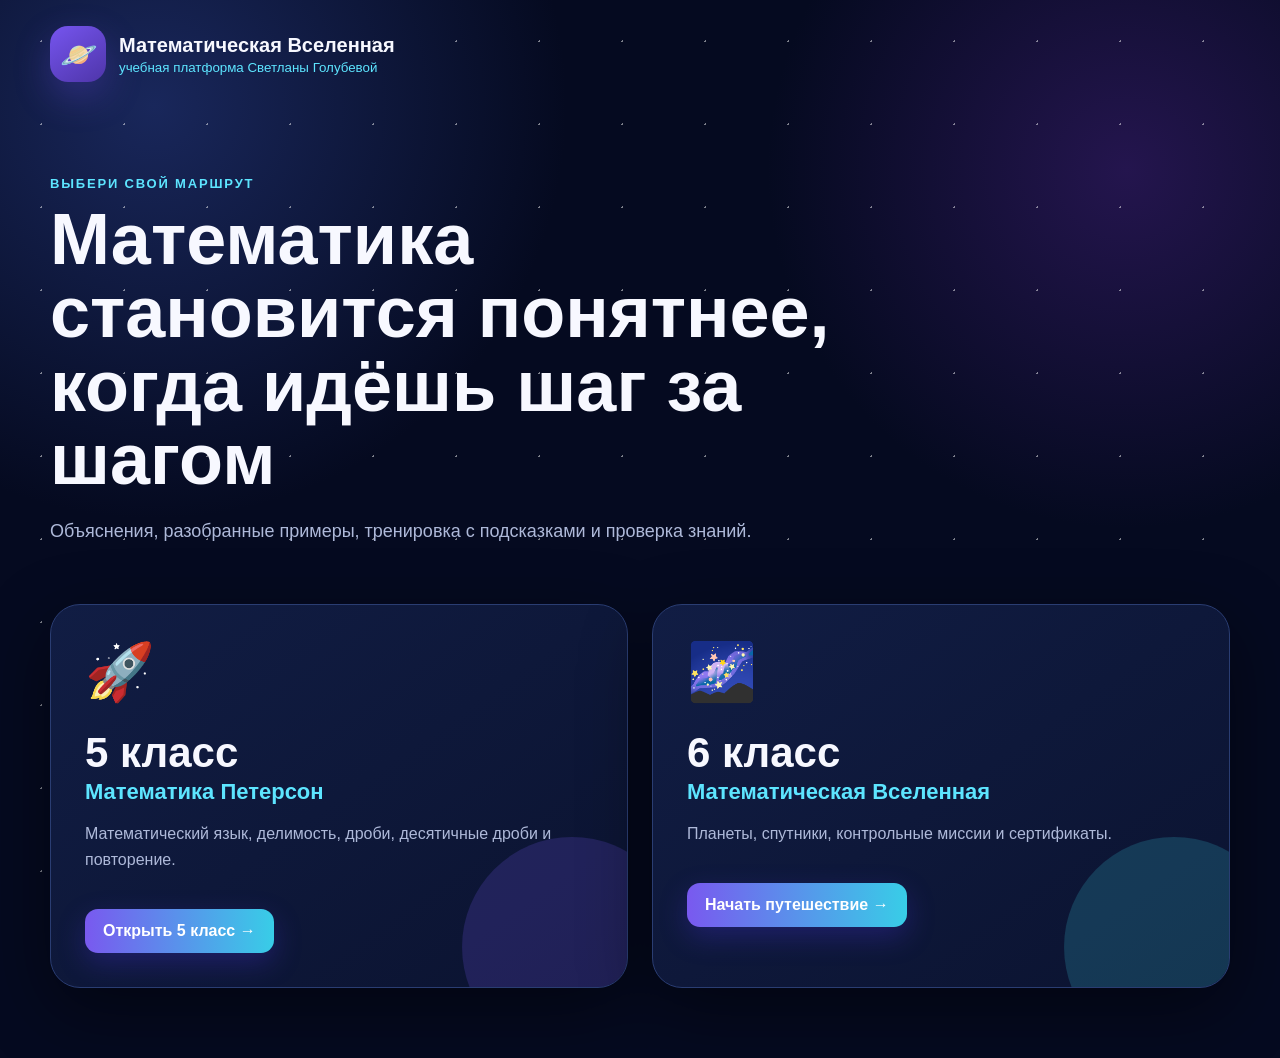
<file: index.html>
<!doctype html><html lang="ru"><head><meta charset="utf-8"><meta name="viewport" content="width=device-width,initial-scale=1"><title>Математическая Вселенная — 5 и 6 класс</title><link rel="stylesheet" href="style.css"></head><body><main class="home-shell"><header class="topbar"><div class="brand"><span>🪐</span><div><strong>Математическая Вселенная</strong><small>учебная платформа Светланы Голубевой</small></div></div></header><section class="hero"><p class="eyebrow">Выбери свой маршрут</p><h1>Математика становится понятнее, когда идёшь шаг за шагом</h1><p>Объяснения, разобранные примеры, тренировка с подсказками и проверка знаний.</p></section><section class="class-grid" aria-label="Выбор класса"><a class="class-card class-five" href="class5.html"><span class="class-icon">🚀</span><h2>5 класс</h2><h3>Математика Петерсон</h3><p>Математический язык, делимость, дроби, десятичные дроби и повторение.</p><span class="go">Открыть 5 класс →</span></a><a class="class-card class-six" href="class6.html"><span class="class-icon">🌌</span><h2>6 класс</h2><h3>Математическая Вселенная</h3><p>Планеты, спутники, контрольные миссии и сертификаты.</p><span class="go">Начать путешествие →</span></a></section></main></body></html>
</file>
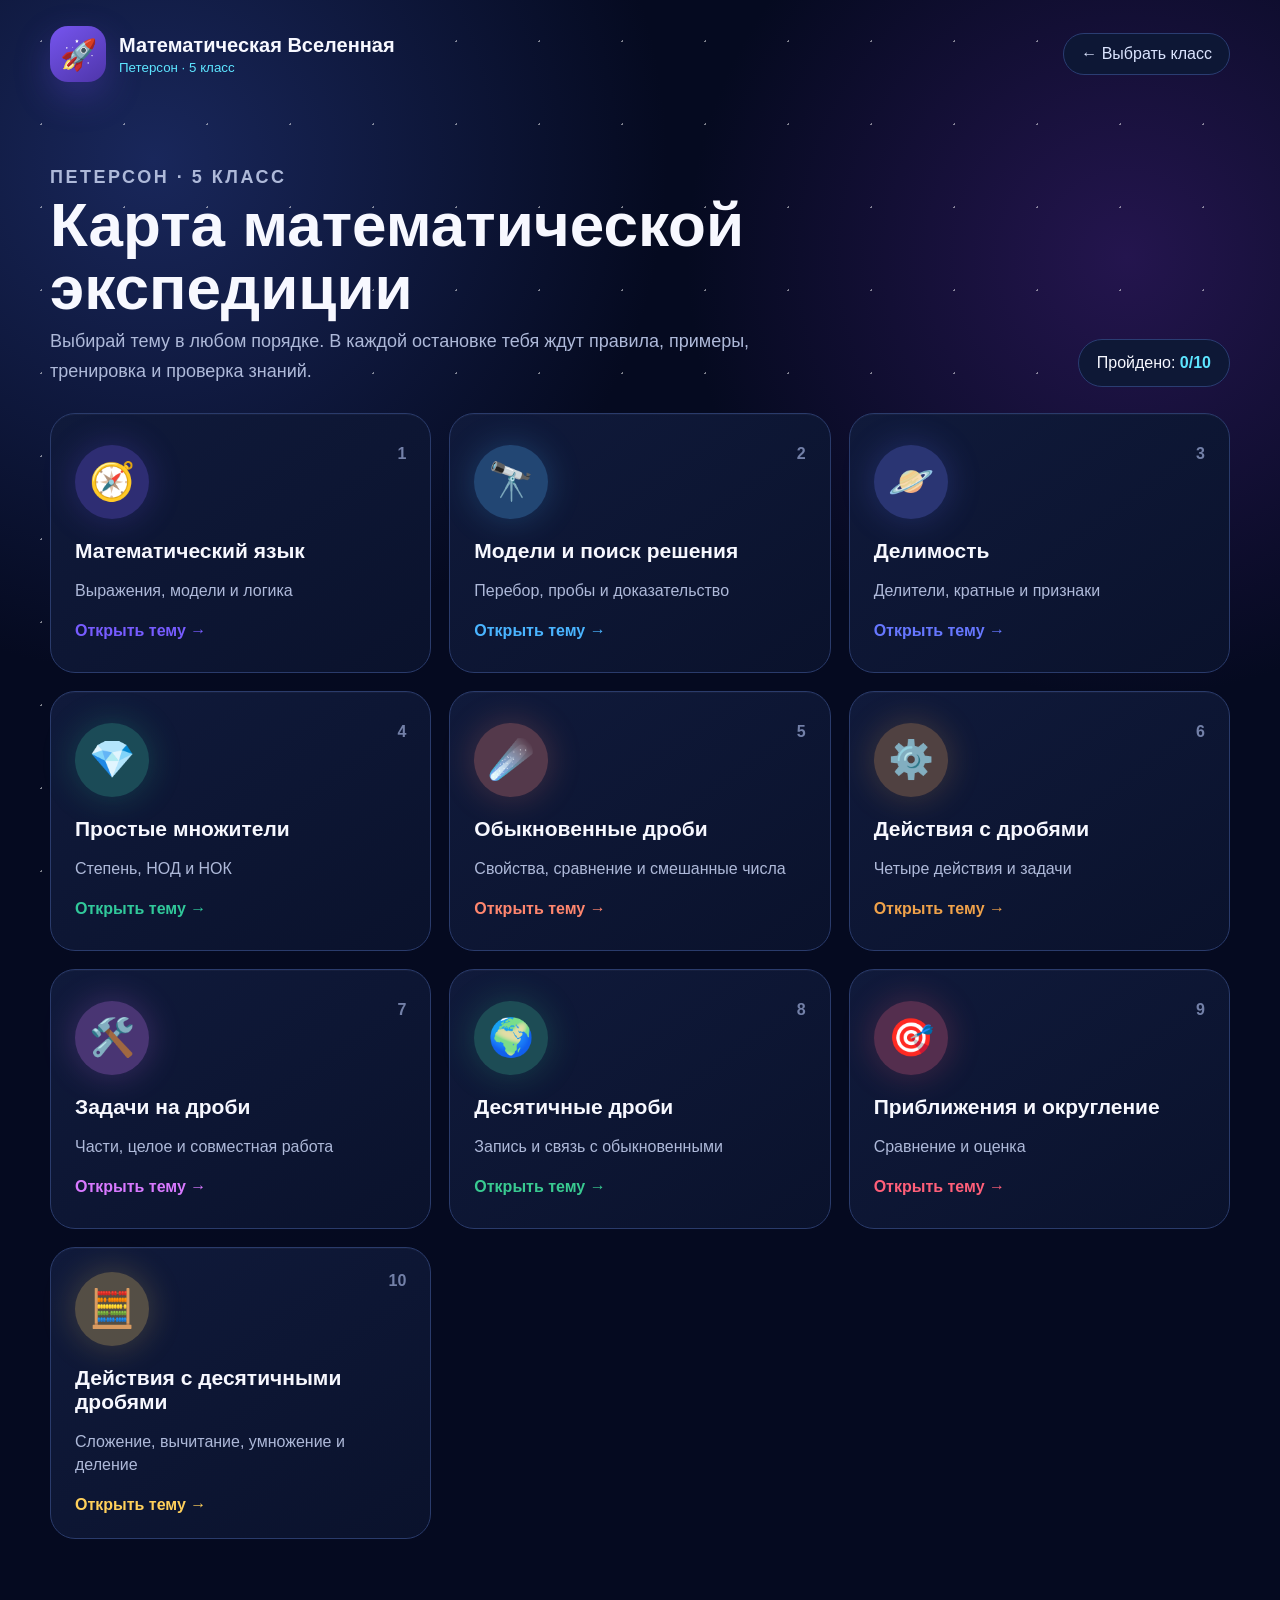
<file: class5.html>
<!doctype html>
<html lang="ru"><head><meta charset="utf-8"><meta name="viewport" content="width=device-width,initial-scale=1"><title>Математическая Вселенная — 5 класс Петерсон</title><link rel="stylesheet" href="style.css"><script src="class5-data.js" defer></script><script src="class5.js?v=2" defer></script></head>
<body><main class="course-shell"><header class="topbar"><a class="brand" href="./"><span>🚀</span><div><strong>Математическая Вселенная</strong><small>Петерсон · 5 класс</small></div></a><a class="teacher-link" href="./">← Выбрать класс</a></header><div id="course"></div></main></body></html>
</file>
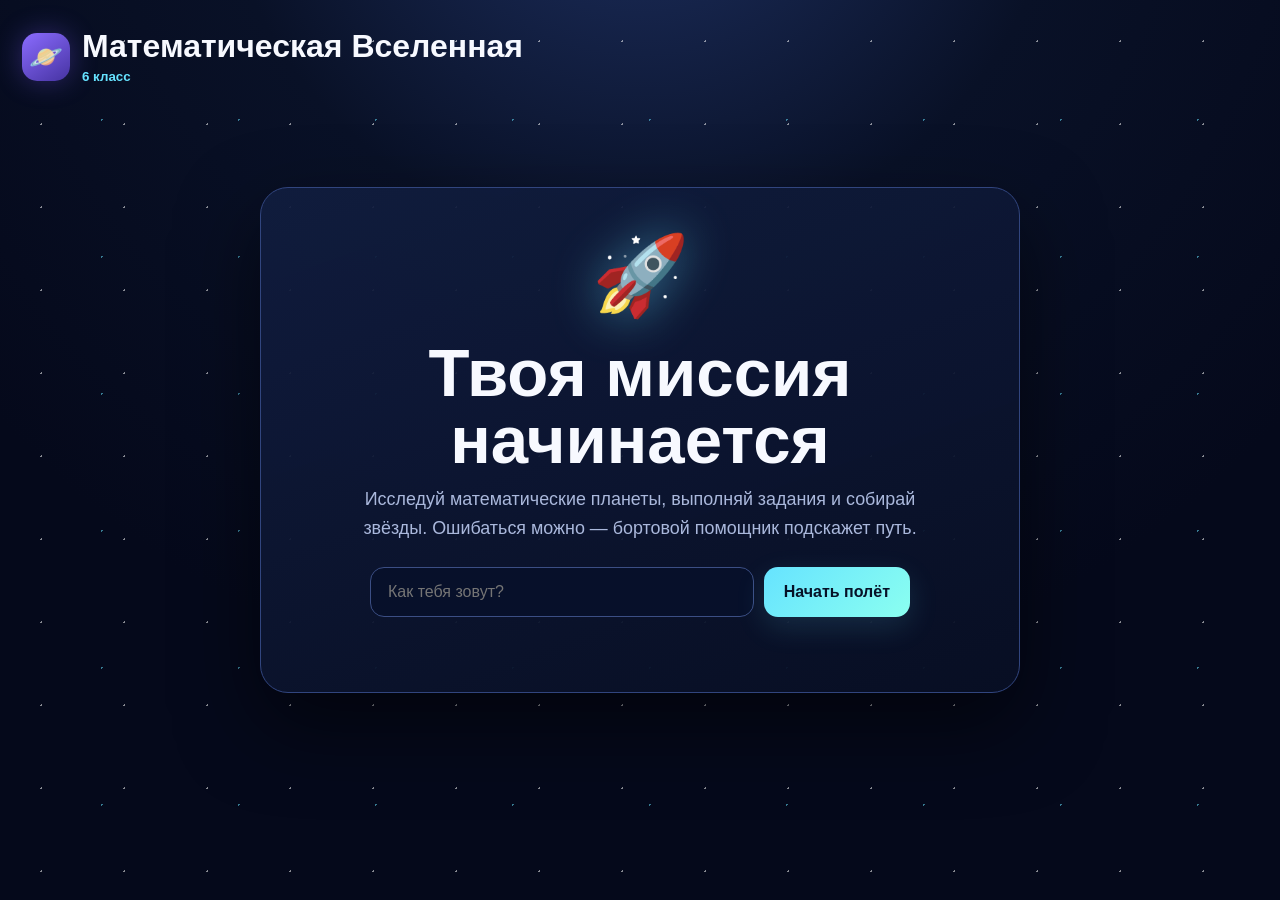
<file: class6.html>
<!doctype html>
<html lang="ru">
<head>
  <meta charset="utf-8">
  <meta name="viewport" content="width=device-width, initial-scale=1">
  <title>Математическая Вселенная — 6 класс</title>
  <meta name="description" content="Космический математический тренажёр для 6 класса">
  <meta property="og:type" content="website">
  <meta property="og:title" content="Математическая Вселенная — 6 класс">
  <meta property="og:description" content="Выбирай планету, повторяй математику и получай именные сертификаты!">
  <meta property="og:url" content="https://svetlanagolubka65-web.github.io/matematicheskaya-vselennaya/">
  <meta name="twitter:card" content="summary_large_image">
  <meta name="twitter:title" content="Математическая Вселенная — 6 класс">
  <meta name="twitter:description" content="Космический тренажёр для полного повторения математики">
  <link rel="icon" type="image/svg+xml" href="data:image/svg+xml,%3Csvg xmlns='http://www.w3.org/2000/svg' viewBox='0 0 64 64'%3E%3Crect width='64' height='64' rx='14' fill='%2305091b'/%3E%3Ccircle cx='32' cy='32' r='16' fill='%237c5cff'/%3E%3Cellipse cx='32' cy='32' rx='28' ry='9' fill='none' stroke='%2366e3ff' stroke-width='4' transform='rotate(-18 32 32)'/%3E%3C/svg%3E">
  <style>
    :root{--bg:#05091b;--panel:#0d1530;--panel2:#111d3f;--line:#263665;--text:#f7f9ff;--muted:#aab8dc;--cyan:#66e3ff;--purple:#8b6cff;--gold:#ffd166;--green:#51e3a4;--red:#ff6b7a}
    *{box-sizing:border-box} body{margin:0;min-height:100vh;background:radial-gradient(circle at 50% -20%,#1f3265 0,#091127 34%,var(--bg) 70%);color:var(--text);font-family:Inter,Segoe UI,Arial,sans-serif;font-size:16px;overflow-x:hidden}
    body:before{content:"";position:fixed;inset:0;pointer-events:none;opacity:.52;background-image:radial-gradient(#fff 1px,transparent 1px),radial-gradient(#66e3ff 1px,transparent 1px);background-size:83px 83px,137px 137px;background-position:0 0,33px 51px}
    button,input{font:inherit}.app{position:relative;z-index:1;max-width:1280px;margin:auto;padding:20px 22px 48px}
    header{display:flex;align-items:center;justify-content:space-between;gap:18px;padding:10px 0 22px}.brand{display:flex;align-items:center;gap:12px}.brand-mark{width:48px;height:48px;display:grid;place-items:center;border-radius:15px;background:linear-gradient(145deg,var(--purple),#4633a2);font-size:27px;box-shadow:0 0 28px #7c5cff55}.brand h1{font-size:clamp(1.25rem,2.7vw,2rem);line-height:1.05;margin:0}.brand small{display:block;color:var(--cyan);font-weight:700;margin-top:5px}.stats{display:flex;gap:10px;flex-wrap:wrap;justify-content:flex-end}.pill{border:1px solid var(--line);background:#0b1430dd;border-radius:999px;padding:10px 14px;color:var(--muted);font-weight:700}.pill strong{color:#fff}.view{display:none}.view.active{display:block}
    .welcome{max-width:760px;margin:9vh auto 0;text-align:center;padding:42px 30px;border:1px solid #31457e;background:linear-gradient(160deg,#111d3fee,#080f24f2);border-radius:28px;box-shadow:0 32px 80px #0008}.welcome .planet-hero{font-size:78px;filter:drop-shadow(0 0 25px #66e3ff77)}.welcome h2{font-size:clamp(2rem,6vw,4.2rem);line-height:1;margin:18px 0 12px}.welcome p{color:var(--muted);font-size:1.12rem;line-height:1.6;max-width:600px;margin:0 auto 25px}.name-row{display:flex;gap:10px;max-width:540px;margin:auto}.name-row input{flex:1;min-width:0;padding:15px 17px;border:1px solid #3b4e84;border-radius:14px;background:#07102a;color:#fff;outline:none}.name-row input:focus{border-color:var(--cyan);box-shadow:0 0 0 3px #66e3ff22}.primary,.secondary{border:0;border-radius:14px;padding:14px 20px;font-weight:800;cursor:pointer}.primary{color:#061127;background:linear-gradient(135deg,var(--cyan),#8bfff0);box-shadow:0 10px 30px #66e3ff22}.primary:hover{transform:translateY(-1px)}.secondary{color:#fff;background:#17254c;border:1px solid #32477d}.error{min-height:24px;color:#ff9aa5;margin-top:9px}
    .mission-head{display:flex;align-items:end;justify-content:space-between;gap:20px;margin-bottom:18px}.mission-head h2{font-size:clamp(1.7rem,4vw,3rem);margin:0 0 6px}.mission-head p{margin:0;color:var(--muted)}.map{position:relative;display:grid;grid-template-columns:repeat(5,minmax(145px,1fr));gap:20px;padding:31px;border:1px solid var(--line);border-radius:26px;background:linear-gradient(180deg,#0c1633e8,#080e21e8);overflow:hidden}.route{position:absolute;left:6%;right:6%;top:50%;height:2px;background:repeating-linear-gradient(90deg,#415787 0 10px,transparent 10px 20px);opacity:.6}.planet{position:relative;z-index:1;min-height:190px;padding:19px 13px 15px;border:1px solid #2f4071;border-radius:22px;background:#0c1530;display:flex;flex-direction:column;align-items:center;text-align:center;color:#fff;cursor:pointer;transition:.2s}.planet:hover:not(.locked){transform:translateY(-5px);border-color:var(--cyan)}.planet.locked{opacity:.48;cursor:not-allowed}.orb{position:relative;width:82px;height:82px;border-radius:50%;display:grid;place-items:center;font-size:38px;margin-bottom:12px;box-shadow:inset -15px -12px 23px #0005,0 0 25px var(--glow)}.moon-badge{position:absolute;z-index:3;top:67px;right:12px;min-width:56px;padding:6px 8px;border:1px solid #c7e8ff;border-radius:999px;background:#e9f7ff;color:#10234a;font-size:.7rem;font-weight:900;box-shadow:0 0 0 5px #57c7ff20,0 5px 18px #0008;animation:moonFloat 2.8s ease-in-out infinite}.moon-badge:before{content:'◐ ';color:#5274c9}.planet h3{font-size:1rem;margin:0 0 8px;line-height:1.25}.planet small{color:var(--muted);line-height:1.3}.status{position:absolute;top:10px;right:10px;font-size:18px}.rocket{position:absolute;z-index:4;font-size:38px;line-height:1;pointer-events:none;filter:drop-shadow(0 0 11px #66e3ff);transform-origin:50% 50%;transition:left .9s cubic-bezier(.33,.8,.25,1),top .9s cubic-bezier(.33,.8,.25,1),transform .28s ease,filter .28s ease;will-change:left,top,transform}.rocket:after{content:'✦';position:absolute;left:-14px;top:12px;font-size:16px;color:var(--cyan);opacity:0;text-shadow:-9px 3px 7px #8b6cff}.rocket.flying{filter:drop-shadow(0 0 18px #66e3ff) drop-shadow(0 0 8px #fff)}.rocket.flying:after{opacity:1;animation:trailPulse .22s infinite alternate}.rocket.landed{animation:rocketLand .5s ease}.rocket.no-transition{transition:none}.legend{display:flex;gap:18px;margin-top:15px;color:var(--muted);font-size:.92rem;flex-wrap:wrap}.satellite-card{border:1px solid #8edbff;background:linear-gradient(145deg,#102955,#0b1736);box-shadow:0 0 34px #57c7ff22}.satellite-icon{font-size:3.4rem;margin-bottom:7px;filter:drop-shadow(0 0 14px #b9ebff)}
    .satellite-system{position:absolute;z-index:3;top:60px;right:5px;display:flex;flex-direction:column;align-items:flex-end;gap:5px;pointer-events:none}.satellite-system .moon-badge{position:static;max-width:116px;min-width:0;padding:5px 7px;font-size:.62rem;line-height:1.1;box-shadow:0 0 0 4px #57c7ff20,0 5px 18px #0008}.satellite-system .moon-badge:nth-child(2){animation-delay:.7s}.satellite-system .moon-badge:nth-child(3){animation-delay:1.4s}
    @keyframes moonFloat{50%{transform:translateY(-5px)}}
    @keyframes trailPulse{from{transform:translateX(2px) scale(.7);opacity:.35}to{transform:translateX(-7px) scale(1.3);opacity:1}}@keyframes rocketLand{0%{transform:scale(1)}45%{transform:scale(1.22)}100%{transform:scale(1)}}
    .lesson{max-width:920px;margin:auto}.lesson-top{display:flex;align-items:center;gap:15px;margin-bottom:18px}.back{width:45px;height:45px;border-radius:13px;background:#142249;border:1px solid #2f4378;color:#fff;cursor:pointer}.lesson-top h2{margin:0}.progress-wrap{position:relative;height:12px;background:#111c3b;border-radius:20px;margin:34px 0 28px;box-shadow:inset 0 0 0 1px #263665,0 0 16px #66e3ff18}.progress-wrap:after{content:'⭐';position:absolute;right:-12px;top:50%;transform:translateY(-50%);font-size:24px;filter:drop-shadow(0 0 8px #ffd166)}.progress-bar{height:100%;width:0;border-radius:20px;background:linear-gradient(90deg,var(--purple),var(--cyan));transition:width .65s cubic-bezier(.33,.8,.25,1);box-shadow:0 0 14px #66e3ff66}.mission-rocket{position:absolute;z-index:2;left:0;top:50%;font-size:30px;line-height:1;pointer-events:none;transform:translate(-50%,-50%) rotate(45deg);filter:drop-shadow(0 0 8px #66e3ff);transition:left .65s cubic-bezier(.33,.8,.25,1);will-change:left}.mission-rocket:after{content:'✦';position:absolute;right:24px;top:17px;color:var(--cyan);font-size:12px;text-shadow:8px 3px 6px #8b6cff;animation:trailPulse .3s infinite alternate}.card{border:1px solid #2e4073;background:linear-gradient(160deg,#111d3f,#0a122a);border-radius:24px;padding:clamp(22px,4vw,38px);box-shadow:0 24px 60px #0005}.eyebrow{color:var(--cyan);font-weight:800;text-transform:uppercase;letter-spacing:.08em;font-size:.82rem}.card h3{font-size:clamp(1.45rem,3vw,2.2rem);margin:10px 0 15px}.tip{border-left:4px solid var(--gold);background:#191e35;padding:16px 18px;border-radius:0 14px 14px 0;color:#eaf0ff;line-height:1.55}.example-list{display:grid;gap:9px;margin:20px 0 24px}.example{font-size:1.08rem;font-weight:800;text-align:left;margin:0;padding:12px 15px;color:var(--gold);background:#0b1632;border:1px solid #314675;border-radius:12px}.example:before{content:'✦ ';color:var(--cyan)}.answers{display:grid;grid-template-columns:repeat(2,1fr);gap:12px;margin:22px 0}.answer{padding:15px;border-radius:14px;border:1px solid #354a80;background:#111c3c;color:#fff;font-weight:750;cursor:pointer;text-align:left}.answer:hover{border-color:var(--cyan)}.answer.correct{border-color:var(--green);background:#12352e}.answer.wrong{border-color:var(--red);background:#3b1824}.feedback{min-height:55px;padding:12px 0;color:var(--muted);line-height:1.45}.feedback.good{color:#8ff2c8}.feedback.bad{color:#ff9baa}.actions{display:flex;justify-content:flex-end;gap:10px}.reward{text-align:center}.reward .big{font-size:86px}.reward h3{font-size:2.2rem}.reward .score{font-size:1.25rem;color:var(--gold);font-weight:800}.test-rules{display:grid;grid-template-columns:repeat(3,1fr);gap:10px;margin:23px 0}.test-rule{padding:15px 10px;border:1px solid #314675;border-radius:14px;background:#0b1632;text-align:center;color:var(--muted)}.test-rule strong{display:block;color:#fff;font-size:1.1rem;margin-top:5px}.certificate{position:relative;overflow:hidden;border:2px solid #d9b85b;background:linear-gradient(145deg,#111b39,#080f24);padding:clamp(24px,5vw,52px);text-align:center;border-radius:24px;box-shadow:inset 0 0 0 8px #d9b85b18}.certificate:before,.certificate:after{content:'✦';position:absolute;color:#ffd16655;font-size:72px}.certificate:before{left:18px;top:8px}.certificate:after{right:18px;bottom:8px}.certificate .seal{position:relative;width:112px;height:112px;margin:0 auto 18px}.belarus-medal .ribbon{position:absolute;top:2px;width:31px;height:62px;border-radius:7px 7px 3px 3px;transform-origin:top}.belarus-medal .ribbon-red{left:27px;background:linear-gradient(90deg,#b7102b,#ef3340);transform:rotate(-18deg)}.belarus-medal .ribbon-white{left:41px;background:linear-gradient(90deg,#e9eef5,#fff);z-index:1}.belarus-medal .ribbon-green{right:27px;background:linear-gradient(90deg,#007a33,#169b62);transform:rotate(18deg)}.belarus-medal .medal-disc{position:absolute;z-index:2;left:19px;bottom:0;width:74px;height:74px;border-radius:50%;display:grid;place-items:center;font-size:34px;color:#8a1c2e;background:radial-gradient(circle at 38% 32%,#ffe58f,#d8a42b 68%,#8f6718);border:5px solid #f7cc58;box-shadow:0 0 28px #ffd16666}.certificate h3{font-family:Georgia,serif;font-size:clamp(2rem,5vw,3.5rem);color:#ffe49a;margin:8px 0}.certificate .student{font-size:clamp(1.7rem,4vw,2.6rem);font-weight:900;margin:20px 0 8px}.certificate .topic{font-size:1.25rem;color:var(--cyan);font-weight:800}.certificate .certificate-meta{display:flex;justify-content:center;gap:30px;flex-wrap:wrap;margin-top:28px;color:#d7e0fa}.certificate .signature{margin-top:25px;color:#ffe49a;font-family:Georgia,serif}.certificate-actions{justify-content:center;margin-top:18px}.hidden{display:none!important}
    @media(max-width:950px){.map{grid-template-columns:repeat(2,1fr)}.route{display:none}.planet{min-height:170px}}@media(max-width:600px){.app{padding:12px 12px 35px}header{align-items:flex-start}.stats{gap:6px}.pill{padding:8px 10px;font-size:.85rem}.welcome{margin-top:3vh;padding:30px 18px}.name-row{flex-direction:column}.map{grid-template-columns:1fr;padding:16px}.answers,.test-rules{grid-template-columns:1fr}.mission-head{align-items:flex-start;flex-direction:column}.planet{min-height:150px;flex-direction:row;text-align:left;gap:15px}.orb{margin:0;flex:0 0 75px;width:75px;height:75px}.rocket{font-size:32px}.certificate-actions{flex-direction:column}.certificate-actions button{width:100%}}
    @media print{body{background:#fff;color:#111}body:before,header,.lesson-top,.progress-wrap,.certificate-actions{display:none!important}.app,.lesson,.card{max-width:none;margin:0;padding:0;border:0;background:#fff;box-shadow:none}.view{display:none!important}#lessonView{display:block!important}.certificate{display:block!important;color:#111;background:#fff;border:4px double #8f6718;border-radius:0;min-height:95vh;padding:70px 55px;box-shadow:inset 0 0 0 10px #f5e9c4}.certificate h3,.certificate .signature{color:#785613}.certificate .topic{color:#174f76}.certificate .certificate-meta{color:#333}}
  </style>
</head>
<body>
<main class="app">
  <header>
    <div class="brand"><div class="brand-mark">🪐</div><div><h1>Математическая Вселенная</h1><small>6 класс</small></div></div>
    <div class="stats hidden" id="stats"><div class="pill">👩‍🚀 <strong id="studentName">Исследователь</strong></div><div class="pill">⭐ <strong id="stars">0</strong></div><div class="pill">🪐 <strong id="doneCount">0</strong>/10</div></div>
  </header>

  <section class="view active" id="startView">
    <div class="welcome"><div class="planet-hero">🚀</div><h2>Твоя миссия начинается</h2><p>Исследуй математические планеты, выполняй задания и собирай звёзды. Ошибаться можно — бортовой помощник подскажет путь.</p><div class="name-row"><input id="nameInput" maxlength="24" placeholder="Как тебя зовут?" aria-label="Имя ученика"><button class="primary" id="startBtn">Начать полёт</button></div><div class="error" id="nameError"></div></div>
  </section>

  <section class="view" id="mapView">
    <div class="mission-head"><div><h2>Карта звёздной системы</h2><p>Выбирай любую готовую планету и повторяй темы в удобном порядке.</p></div><button class="secondary" id="resetBtn">Начать заново</button></div>
    <div class="map" id="planetMap"><div class="route"></div><div class="rocket" id="rocket">🚀</div></div>
    <div class="legend"><span>🔓 доступно</span><span>🔒 ещё закрыто</span><span>✅ исследовано</span><span>⭐ звезда за верный ответ</span></div>
  </section>

  <section class="view" id="lessonView">
    <div class="lesson"><div class="lesson-top"><button class="back" id="backBtn" aria-label="Вернуться к карте">←</button><div><div class="eyebrow" id="missionLabel">Миссия</div><h2 id="lessonTitle">Математическая планета</h2></div></div><div class="progress-wrap" aria-label="Маршрут по заданиям"><div class="progress-bar" id="progressBar"></div><div class="mission-rocket" id="missionRocket" aria-hidden="true">🚀</div></div><div class="card" id="lessonCard"></div></div>
  </section>
</main>

<script>
const planets=[
 ['🪐','Планета Делимости','Делители, кратные и признаки','#6d7dff'],['☄️','Планета Дробей','Обыкновенные дроби','#ff8e72'],['🌍','Планета Десятичных дробей','Сравнение и действия','#36c98f'],['🌕','Планета Отношений','Отношения и пропорции','#d9dfea'],['🔴','Планета Процентов','Проценты в жизни','#ff596c'],['🛰️','Планета Чисел','Положительные и отрицательные','#57c7ff'],['💫','Планета Вычислений','Рациональные числа','#bf74ff'],['🛸','Планета Уравнений','Скобки и подобные слагаемые','#59e0d0'],['🌌','Планета Координат','Координатная плоскость','#6b8cff'],['⭐','Планета Геометрии','Круги, площади и объёмы','#ffd166']
];
const satellites={1:['Смешанные числа','Действия с дробями'],3:['Масштаб','Прямая и обратная пропорциональность'],4:['Увеличение и уменьшение'],5:['Модуль','Координатная прямая','Сравнение чисел'],6:['Раскрытие скобок','Числовые выражения']};
const missions={
0:{slides:[
 {type:'tip',title:'Делители и кратные',text:'Делитель делит число без остатка. Кратное получается при умножении числа на натуральное число.',examples:['Делители 12: 1, 2, 3, 4, 6, 12','18 : 3 = 6 без остатка — значит, 3 является делителем 18','Кратные 5: 5, 10, 15, 20, 25…']},
 {type:'q',title:'Найди делитель',q:'Какое число является делителем 36?',answers:['5','7','9','10'],right:2,hint:'Проверь, делится ли 36 на выбранное число без остатка.'},
 {type:'tip',title:'Признаки делимости',text:'На 2 делятся чётные числа, на 5 — числа с последней цифрой 0 или 5, на 3 и 9 — по сумме цифр.',examples:['246 делится на 2, потому что последняя цифра 6 — чётная','735 делится на 5, потому что оканчивается цифрой 5','4 + 5 = 9, значит 45 делится на 3 и на 9']},
 {type:'q',title:'Признак делимости на 3',q:'Какое число делится на 3?',answers:['124','135','217','401'],right:1,hint:'Сложи цифры каждого числа. Сумма должна делиться на 3.'},
 {type:'q',title:'Простое число',q:'Какое число является простым?',answers:['15','21','23','27'],right:2,hint:'У простого числа ровно два делителя: 1 и само число.'},
 {type:'q',title:'Общее кратное',q:'Какое число кратно и 4, и 6?',answers:['12','18','20','28'],right:0,hint:'Число должно делиться без остатка и на 4, и на 6.'},
 {type:'q',title:'Космический код',q:'Какое число делится одновременно на 2, 3 и 5?',answers:['30','42','45','50'],right:0,hint:'Оно чётное, оканчивается на 0 или 5, а сумма цифр делится на 3.'}
],test:[
 {q:'Какое число является делителем 48?',answers:['5','6','7','9'],right:1},{q:'Какое число делится на 9?',answers:['234','315','407','542'],right:1},{q:'Какое число простое?',answers:['29','33','35','39'],right:0},{q:'Какое число кратно 8?',answers:['42','48','54','58'],right:1},{q:'На какие числа делится 120?',answers:['Только на 2','Только на 3','На 2, 3 и 5','Только на 5'],right:2}]},
1:{slides:[
 {type:'tip',title:'Основное свойство дроби',text:'Если числитель и знаменатель умножить или разделить на одно и то же ненулевое число, значение дроби не изменится.',examples:['2/3 = 4/6 = 6/9','8/12 = 2/3 — числитель и знаменатель разделили на 4','3/5 = 9/15 — числитель и знаменатель умножили на 3']},
 {type:'q',title:'Равные дроби',q:'Какая дробь равна 3/5?',answers:['6/10','6/8','9/10','3/10'],right:0,hint:'Умножь числитель и знаменатель 3/5 на одно и то же число.'},
 {type:'satellite',title:'Спутник «Смешанные числа»',text:'Смешанное число состоит из целой и дробной частей. Чтобы превратить его в неправильную дробь, умножь целую часть на знаменатель, прибавь числитель и запиши результат над прежним знаменателем.',examples:['2 1/3 = (2 · 3 + 1)/3 = 7/3','11/4 = 2 3/4','3 2/5 = 17/5']},
 {type:'q',title:'Смешанные числа',q:'Преврати 3 1/4 в неправильную дробь.',answers:['7/4','12/4','13/4','15/4'],right:2,hint:'Умножь 3 на 4 и прибавь 1.'},
 {type:'tip',title:'Сложение дробей',text:'При одинаковых знаменателях складывают числители. При разных — сначала приводят дроби к общему знаменателю.',examples:['1/4 + 2/4 = 3/4','1/2 + 1/4 = 2/4 + 1/4 = 3/4','5/6 − 1/3 = 5/6 − 2/6 = 3/6 = 1/2']},
 {type:'satellite',title:'Спутник «Действия с дробями»',text:'При умножении дробей перемножают числители и знаменатели. Чтобы разделить на дробь, умножают на обратную ей дробь. Результат обязательно сокращают.',examples:['2/3 · 3/5 = 6/15 = 2/5','3/4 : 2/5 = 3/4 · 5/2 = 15/8','1 1/2 · 2/3 = 3/2 · 2/3 = 1']},
 {type:'q',title:'Действия с дробями',q:'Вычисли: 3/5 · 10/9.',answers:['2/3','3/2','30/14','13/14'],right:0,hint:'Перемножь дроби и сократи 30/45.'},
 {type:'q',title:'Сократи дробь',q:'Сократи дробь 12/18.',answers:['2/3','3/4','4/5','6/7'],right:0,hint:'Раздели числитель и знаменатель на их общий делитель 6.'},
 {type:'q',title:'Сравни дроби',q:'Какая дробь больше?',answers:['3/8','5/8','Они равны','Сравнить нельзя'],right:1,hint:'Знаменатели одинаковые — сравни числители.'},
 {type:'q',title:'Сложи дроби',q:'Вычисли: 2/7 + 3/7.',answers:['5/14','5/7','6/7','1'],right:1,hint:'Знаменатель оставь прежним, а числители сложи.'},
 {type:'q',title:'Часть маршрута',q:'Корабль прошёл 1/3 пути утром и 1/6 вечером. Какую часть пути он прошёл?',answers:['2/9','1/2','2/6','1/9'],right:1,hint:'Приведи 1/3 к знаменателю 6: это 2/6.'}
],test:[
 {q:'Какая дробь равна 4/7?',answers:['8/14','8/11','12/14','4/14'],right:0},{q:'Сократи дробь 15/25.',answers:['5/10','3/5','2/5','5/3'],right:1},{q:'Вычисли: 3/10 + 4/10.',answers:['7/20','7/10','12/10','1/10'],right:1},{q:'Какая дробь меньше?',answers:['7/9','5/9','Они равны','Сравнить нельзя'],right:1},{q:'Вычисли: 1/2 + 1/4.',answers:['2/6','2/4','3/4','1/6'],right:2}]},
2:{slides:[
 {type:'tip',title:'Сравнение десятичных дробей',text:'Сначала сравни целые части. Если они равны — сравни десятые, затем сотые. Недостающие нули можно дописать справа.',examples:['4,7 = 4,70  →  4,70 > 4,65','6,08 < 6,8, потому что 6,08 < 6,80','2,450 = 2,45 — нули справа не меняют значение']},
 {type:'q',title:'Выбери наибольшее число',q:'Какое число самое большое?',answers:['3,8','3,75','3,805','3,79'],right:2,hint:'Дополни нули: 3,800; 3,750; 3,805; 3,790.'},
 {type:'tip',title:'Сложение и вычитание',text:'Записывай числа так, чтобы запятая стояла под запятой. Затем считай как с натуральными числами.',examples:['12,35 + 4,8 = 12,35 + 4,80 = 17,15','9,4 − 2,75 = 9,40 − 2,75 = 6,65','3,08 + 0,92 = 4,00 = 4']},
 {type:'q',title:'Точный расчёт',q:'Вычисли: 15,7 − 8,46',answers:['7,24','7,34','6,24','23,16'],right:0,hint:'Запиши 15,70 − 8,46 и вычитай по разрядам.'},
 {type:'q',title:'Космический запас',q:'В контейнере было 6,5 л воды. Использовали 2,75 л. Сколько осталось?',answers:['3,25 л','3,75 л','4,25 л','9,25 л'],right:1,hint:'6,50 − 2,75. Не забудь выровнять запятые.'},
 {type:'q',title:'Собери маршрут',q:'Найди значение: 3,48 + 2,7 + 0,52',answers:['6,07','6,70','5,80','7,20'],right:1,hint:'Удобно сначала сложить 3,48 и 0,52 — получится целое число.'},
 {type:'q',title:'Финальное испытание',q:'Расположи числа по возрастанию: 5,06; 5,6; 5,006',answers:['5,006; 5,06; 5,6','5,6; 5,06; 5,006','5,06; 5,006; 5,6','5,006; 5,6; 5,06'],right:0,hint:'Сравни 5,006; 5,060; 5,600.'}
],test:[
 {q:'Какое число больше?',answers:['7,03','7,3','Они равны','Определить нельзя'],right:1},{q:'Вычисли: 24,8 + 5,67',answers:['29,47','30,47','30,57','80,5'],right:1},{q:'Вычисли: 18 − 6,85',answers:['11,15','12,15','11,25','24,85'],right:0},{q:'Найди значение: (2,4 + 1,65) − 0,5',answers:['3,05','3,45','3,55','4,55'],right:2},{q:'Ракета пролетела 12,5 км, а затем на 3,75 км меньше. Сколько километров она пролетела во второй раз?',answers:['8,25 км','8,75 км','9,75 км','16,25 км'],right:1}]},
3:{slides:[
 {type:'tip',title:'Что такое отношение',text:'Отношение показывает, во сколько раз одна величина больше другой или какую часть одна величина составляет от другой. Оба числа можно разделить на их общий делитель.',examples:['12 : 8 = 3 : 2','10 красных и 5 синих шаров: 10 : 5 = 2 : 1','Отношение 6 м к 3 м равно 2, потому что 6 : 3 = 2']},
 {type:'q',title:'Сократи отношение',q:'Сократи отношение 18 : 24.',answers:['2 : 3','3 : 4','4 : 5','6 : 7'],right:1,hint:'Раздели оба числа на их общий делитель 6.'},
 {type:'tip',title:'Главное свойство пропорции',text:'В верной пропорции произведение крайних членов равно произведению средних. Это помогает находить неизвестный член пропорции.',examples:['a : b = c : d  →  a · d = b · c','2 : 3 = 4 : 6, потому что 2 · 6 = 3 · 4 = 12','x : 5 = 6 : 15  →  x = (5 · 6) : 15 = 2']},
 {type:'q',title:'Найди неизвестное',q:'Реши пропорцию: x / 5 = 6 / 15.',answers:['2','3','5','10'],right:0,hint:'Умножь 5 на 6 и раздели результат на 15.'},
 {type:'satellite',title:'Спутник «Масштаб»',text:'Масштаб показывает, во сколько раз расстояние на карте меньше настоящего. Масштаб 1 : 100 000 означает, что 1 см на карте соответствует 1 км на местности.',examples:['1 : 100 000 → 1 см = 1 км','5 см на карте → 5 км на местности','При масштабе 1 : 50 000 два сантиметра соответствуют 1 км']},
 {type:'q',title:'Работа с масштабом',q:'Масштаб карты 1 : 200 000. Какому расстоянию соответствуют 3 см?',answers:['600 м','3 км','6 км','60 км'],right:2,hint:'1 см соответствует 2 км, значит 3 см — это 6 км.'},
 {type:'satellite',title:'Спутник «Прямая и обратная пропорциональность»',text:'При прямой пропорциональности одна величина увеличивается во столько же раз, что и другая. При обратной — увеличение одной величины приводит к уменьшению другой во столько же раз.',examples:['В 2 раза больше товара → в 2 раза выше стоимость','Скорость в 2 раза выше → время пути в 2 раза меньше','3 тетради стоят 6 рублей, 6 тетрадей — 12 рублей']},
 {type:'q',title:'Вид зависимости',q:'Чем выше скорость при одном и том же расстоянии, тем меньше время движения. Какая это зависимость?',answers:['Прямая','Обратная','Постоянная','Случайная'],right:1,hint:'Одна величина увеличивается, а другая уменьшается.'},
 {type:'q',title:'Раздели в отношении',q:'Раздели число 42 в отношении 2 : 5.',answers:['14 и 28','12 и 30','10 и 32','6 и 36'],right:1,hint:'Всего 7 частей. Найди одну часть: 42 : 7.'},
 {type:'q',title:'Проложи маршрут по карте',q:'Масштаб карты 1 : 100 000. Чему соответствуют 3 см на карте?',answers:['300 м','3 км','30 км','300 км'],right:1,hint:'1 см соответствует 100 000 см, то есть 1 км.'},
 {type:'q',title:'Космический сплав',q:'Два вещества смешали в отношении 2 : 3. Масса смеси 20 кг. Сколько взяли каждого вещества?',answers:['8 кг и 12 кг','10 кг и 10 кг','6 кг и 14 кг','4 кг и 16 кг'],right:0,hint:'Всего 5 частей. Одна часть равна 20 : 5 = 4 кг.'}
],test:[
 {q:'Сократи отношение 15 : 25.',answers:['2 : 5','3 : 5','5 : 3','5 : 8'],right:1},
 {q:'Реши пропорцию: x / 8 = 3 / 4.',answers:['4','6','8','12'],right:1},
 {q:'Раздели 56 в отношении 3 : 4.',answers:['21 и 35','24 и 32','28 и 28','18 и 38'],right:1},
 {q:'Масштаб карты 1 : 200 000. Какое расстояние соответствует 4 см?',answers:['800 м','4 км','8 км','80 км'],right:2},
 {q:'6 тетрадей стоят 18 рублей. Сколько стоят 10 таких тетрадей?',answers:['24 рубля','28 рублей','30 рублей','36 рублей'],right:2}]},
4:{slides:[
 {type:'tip',title:'Что такое процент',text:'Один процент — это одна сотая часть числа. Чтобы найти несколько процентов, число делят на 100 и умножают на количество процентов.',examples:['1% от 500 = 500 : 100 = 5','10% от 240 = 240 : 10 = 24','25% от 80 = 80 : 4 = 20']},
 {type:'q',title:'Найди процент числа',q:'Чему равны 20% от 150?',answers:['15','20','30','75'],right:2,hint:'Найди 10% от 150, а затем умножь результат на 2.'},
 {type:'tip',title:'Как найти число по его проценту',text:'Если известна часть и её процент, сначала находим один процент, а затем всё число. Можно также составить пропорцию.',examples:['12 — это 20% числа: 12 : 20 · 100 = 60','45 — это 50% числа: 45 : 50 · 100 = 90','Цена после скидки 25% равна 75% первоначальной цены']},
 {type:'q',title:'Найди всё число',q:'18 составляет 30% некоторого числа. Найди это число.',answers:['54','60','72','90'],right:1,hint:'Раздели 18 на 30 и умножь на 100.'},
 {type:'satellite',title:'Спутник «Увеличение и уменьшение»',text:'Чтобы увеличить число на p%, прибавь к нему p% этого числа. Чтобы уменьшить — вычти. Можно умножать на специальный множитель.',examples:['200 увеличить на 10%: 200 · 1,1 = 220','500 уменьшить на 15%: 500 · 0,85 = 425','80 увеличить на 25%: 80 · 1,25 = 100']},
 {type:'q',title:'Изменение цены',q:'Цена 400 рублей увеличилась на 20%. Какой стала новая цена?',answers:['420 рублей','440 рублей','480 рублей','500 рублей'],right:2,hint:'Найди 20% от 400 и прибавь к первоначальной цене.'},
 {type:'q',title:'Космическая скидка',q:'Скафандр стоил 200 рублей. Скидка составила 15%. Сколько стоит скафандр после скидки?',answers:['170 рублей','175 рублей','185 рублей','195 рублей'],right:0,hint:'Найди 15% от 200 и вычти скидку из первоначальной цены.'},
 {type:'q',title:'Пополнение запаса',q:'Запас топлива увеличили с 400 до 460 литров. На сколько процентов он увеличился?',answers:['10%','15%','20%','60%'],right:1,hint:'Увеличение равно 60 л. Найди, сколько процентов 60 составляет от 400.'},
 {type:'q',title:'Процент пройденного пути',q:'Ракета пролетела 72 км из 90 км. Какой процент пути пройден?',answers:['72%','75%','80%','90%'],right:2,hint:'Раздели 72 на 90 и умножь на 100%.'}
],test:[
 {q:'Найди 15% от 300.',answers:['30','45','50','60'],right:1},
 {q:'24 составляет 40% числа. Чему равно всё число?',answers:['48','60','64','96'],right:1},
 {q:'Товар стоил 500 рублей. После скидки 10% его цена равна…',answers:['450 рублей','475 рублей','490 рублей','550 рублей'],right:0},
 {q:'Число увеличили с 80 до 100. На сколько процентов оно увеличилось?',answers:['20%','25%','40%','80%'],right:1},
 {q:'Ученик решил 18 задач из 20. Какой процент задач решён?',answers:['80%','85%','90%','95%'],right:2}]},
5:{slides:[
 {type:'tip',title:'Положительные и отрицательные числа',text:'Положительные числа расположены справа от нуля, а отрицательные — слева. Чем правее находится число на координатной прямой, тем оно больше.',examples:['+6 находится на 6 единиц правее нуля','−4 находится на 4 единицы левее нуля','Температура −3 °C означает 3 градуса ниже нуля']},
 {type:'q',title:'Найди самое маленькое число',q:'Какое число расположено дальше всех слева на координатной прямой?',answers:['−2','3','−7','0'],right:2,hint:'Среди отрицательных чисел меньше то, у которого модуль больше.'},
 {type:'satellite',title:'Спутник «Модуль»',text:'Модуль числа показывает расстояние от этого числа до нуля. Расстояние всегда неотрицательно: модуль положительного и отрицательного противоположных чисел одинаков.',examples:['|8| = 8 и |−8| = 8','|−7| = 7','|0| = 0']},
 {type:'q',title:'Найди противоположное число',q:'Какое число противоположно числу −12?',answers:['−12','0','12','24'],right:2,hint:'Противоположные числа отличаются только знаком.'},
 {type:'satellite',title:'Спутник «Координатная прямая»',text:'На координатной прямой выбирают начало отсчёта, единичный отрезок и положительное направление. Положительные числа отмечают справа от нуля, отрицательные — слева.',examples:['Точка A(4) находится справа от 0','Точка B(−3) находится слева от 0','Расстояние между −2 и 5 равно 7 единицам']},
 {type:'q',title:'Координатная прямая',q:'Какое число находится на 6 единиц левее числа 2?',answers:['−8','−4','4','8'],right:1,hint:'Двигайся влево: 2 − 6.'},
 {type:'satellite',title:'Спутник «Сравнение чисел»',text:'Из двух чисел больше то, которое находится правее на координатной прямой. Любое положительное число больше нуля и любого отрицательного числа.',examples:['−2 > −7','0 > −5','3 > −100']},
 {type:'q',title:'Сравнение чисел',q:'Выбери верное неравенство.',answers:['−9 > −4','−3 < −8','−6 < 1','0 < −2'],right:2,hint:'Положительное число всегда больше отрицательного.'},
 {type:'q',title:'Вычисли модуль',q:'Чему равен |−15|?',answers:['−15','0','15','30'],right:2,hint:'Модуль — это расстояние до нуля.'},
 {type:'q',title:'Сравни числа',q:'Какое число больше: −3 или −8?',answers:['−8','−3','Они равны','Определить нельзя'],right:1,hint:'На координатной прямой правее находится число −3.'},
 {type:'q',title:'Глубина субмарины',q:'Субмарина находилась на отметке −120 м и поднялась на 45 м. На какой отметке она оказалась?',answers:['−165 м','−85 м','−75 м','75 м'],right:2,hint:'При подъёме значение увеличивается: −120 + 45.'}
],test:[
 {q:'Какое число больше: −6 или −2?',answers:['−6','−2','Они равны','0'],right:1},
 {q:'Какое число противоположно числу 9?',answers:['−9','0','9','18'],right:0},
 {q:'Чему равен |−23|?',answers:['−23','0','23','46'],right:2},
 {q:'Расположи числа −5, 0, 3, −1 по возрастанию.',answers:['−5, −1, 0, 3','−1, −5, 0, 3','3, 0, −1, −5','−5, 0, −1, 3'],right:0},
 {q:'Температура была +4 °C и понизилась на 9 °C. Какой она стала?',answers:['−13 °C','−5 °C','5 °C','13 °C'],right:1}]},
6:{slides:[
 {type:'tip',title:'Сложение и вычитание рациональных чисел',text:'При сложении чисел с разными знаками вычитают меньший модуль из большего и ставят знак числа с большим модулем. Вычитание отрицательного числа заменяют сложением положительного.',examples:['−4 + 7 = 3','6 + (−9) = −3','5 − (−2) = 5 + 2 = 7']},
 {type:'q',title:'Сложи числа',q:'Вычисли: −8 + 13.',answers:['−21','−5','5','21'],right:2,hint:'Вычти 8 из 13 и сохрани знак числа с большим модулем.'},
 {type:'tip',title:'Умножение и деление чисел со знаками',text:'Одинаковые знаки дают плюс, разные знаки — минус. Сначала определи знак результата, затем выполни действие с модулями чисел.',examples:['(−3) · 4 = −12','(−5) · (−2) = 10','18 : (−6) = −3']},
 {type:'q',title:'Умножь числа',q:'Вычисли: (−7) · (−6).',answers:['−42','−13','13','42'],right:3,hint:'Произведение двух отрицательных чисел положительно.'},
 {type:'q',title:'Раздели числа',q:'Вычисли: 24 : (−8).',answers:['−3','3','−16','16'],right:0,hint:'Знаки разные, поэтому результат отрицательный.'},
 {type:'satellite',title:'Спутник «Раскрытие скобок»',text:'Если перед скобками стоит плюс, знаки внутри сохраняются. Если стоит минус, каждый знак внутри меняется на противоположный.',examples:['7 + (a − 2) = 7 + a − 2','9 − (x + 4) = 9 − x − 4','−(m − 5) = −m + 5']},
 {type:'q',title:'Раскрытие скобок',q:'Как раскрыть скобки: 6 − (a − 3)?',answers:['6 − a − 3','6 − a + 3','6 + a − 3','6 + a + 3'],right:1,hint:'Минус перед скобками меняет оба знака внутри.'},
 {type:'satellite',title:'Спутник «Числовые выражения»',text:'В числовом выражении сначала выполняют действия в скобках, затем умножение и деление, после этого сложение и вычитание.',examples:['18 − 2 · 5 = 8','(18 − 2) · 5 = 80','24 : 6 · 2 = 8']},
 {type:'q',title:'Порядок действий',q:'Вычисли: 20 − 3 · (4 + 1).',answers:['5','17','25','85'],right:0,hint:'Сначала скобки, затем умножение, потом вычитание.'},
 {type:'q',title:'Действия со скобками',q:'Найди значение: 5 − (−9) + (−4).',answers:['0','8','10','18'],right:2,hint:'Замени вычитание отрицательного числа сложением: 5 + 9 − 4.'},
 {type:'q',title:'Температура на станции',q:'На станции было −12 °C. Сначала потеплело на 7 °C, затем похолодало на 3 °C. Какой стала температура?',answers:['−22 °C','−8 °C','−2 °C','8 °C'],right:1,hint:'Запиши выражение: −12 + 7 − 3.'}
],test:[
 {q:'Вычисли: −15 + 8.',answers:['−23','−7','7','23'],right:1},
 {q:'Вычисли: 9 − (−6).',answers:['3','−3','15','−15'],right:2},
 {q:'Вычисли: (−4) · 7.',answers:['−28','−11','11','28'],right:0},
 {q:'Вычисли: (−36) : (−9).',answers:['−4','4','27','45'],right:1},
 {q:'Найди значение: (−5) + 3 · (−2).',answers:['−16','−11','1','11'],right:1}]},
7:{slides:[
 {type:'tip',title:'Раскрытие скобок',text:'Если перед скобками стоит знак «плюс», знаки внутри не меняются. Если перед скобками стоит «минус», знаки всех слагаемых в скобках меняются на противоположные.',examples:['5 + (x − 2) = 5 + x − 2','7 − (x + 3) = 7 − x − 3','−(a − 4) = −a + 4']},
 {type:'q',title:'Раскрой скобки',q:'Как правильно раскрыть скобки: 8 − (x − 5)?',answers:['8 − x − 5','8 − x + 5','8 + x − 5','8 + x + 5'],right:1,hint:'Перед скобками стоит минус — измени оба знака внутри.'},
 {type:'tip',title:'Подобные слагаемые и уравнения',text:'Подобные слагаемые имеют одинаковую буквенную часть. Чтобы решить уравнение, неизвестные собирают в одной части, числа — в другой, затем находят значение переменной.',examples:['3x + 5x = 8x','4x − 7 = 13 → 4x = 20 → x = 5','2x + 3 = x + 9 → x = 6']},
 {type:'q',title:'Приведи подобные слагаемые',q:'Упрости выражение: 7x − 3x + 5.',answers:['4x + 5','10x + 5','4x','9x'],right:0,hint:'Сложи коэффициенты при x: 7 − 3.'},
 {type:'q',title:'Реши уравнение',q:'Реши уравнение: 5x − 8 = 17.',answers:['3','5','7','25'],right:1,hint:'Сначала прибавь 8 к обеим частям, затем раздели на 5.'},
 {type:'q',title:'Неизвестное в обеих частях',q:'Реши уравнение: 3x + 4 = x + 14.',answers:['4','5','7','9'],right:1,hint:'Перенеси x влево, а 4 вправо: 3x − x = 14 − 4.'},
 {type:'q',title:'Задача с уравнением',q:'К задуманному числу прибавили 12 и получили 31. Какое число задумали?',answers:['17','19','21','43'],right:1,hint:'Составь уравнение x + 12 = 31.'}
],test:[
 {q:'Раскрой скобки: 10 − (a + 6).',answers:['10 − a − 6','10 − a + 6','10 + a − 6','10 + a + 6'],right:0},
 {q:'Упрости: 9y + 2y − 4.',answers:['11y − 4','7y − 4','11y','7y + 4'],right:0},
 {q:'Реши уравнение: 6x + 3 = 27.',answers:['3','4','5','6'],right:1},
 {q:'Реши уравнение: 4x − 5 = 2x + 9.',answers:['2','5','7','14'],right:2},
 {q:'Число умножили на 3 и вычли 4. Получили 20. Найди число.',answers:['6','8','12','16'],right:1}]},
8:{slides:[
 {type:'tip',title:'Координатная плоскость',text:'Координатную плоскость образуют две перпендикулярные оси: горизонтальная Ox и вертикальная Oy. Точка записывается парой чисел (x; y): сначала движение по Ox, затем по Oy.',examples:['A(3; 2): 3 вправо и 2 вверх','B(−4; 1): 4 влево и 1 вверх','O(0; 0) — начало координат']},
 {type:'q',title:'Прочитай координаты',q:'Точка находится на 5 единиц правее начала координат и на 2 единицы ниже. Каковы её координаты?',answers:['(5; 2)','(−5; 2)','(5; −2)','(−5; −2)'],right:2,hint:'Вправо — x положительный, вниз — y отрицательный.'},
 {type:'tip',title:'Координатные четверти',text:'Оси делят плоскость на четыре четверти. Знаки координат помогают определить четверть: I (+;+), II (−;+), III (−;−), IV (+;−). Точки на осях не принадлежат ни одной четверти.',examples:['P(2; 5) лежит в I четверти','K(−3; 4) лежит во II четверти','M(4; −2) лежит в IV четверти']},
 {type:'q',title:'Определи четверть',q:'В какой четверти находится точка C(−6; −3)?',answers:['I','II','III','IV'],right:2,hint:'Обе координаты отрицательные — это III четверть.'},
 {type:'q',title:'Точка на оси',q:'На какой оси находится точка D(0; 7)?',answers:['На Ox','На Oy','В I четверти','В начале координат'],right:1,hint:'Если x = 0, точка находится на вертикальной оси Oy.'},
 {type:'q',title:'Симметрия относительно Ox',q:'Какая точка симметрична точке A(3; 4) относительно оси Ox?',answers:['(−3; 4)','(3; −4)','(−3; −4)','(4; 3)'],right:1,hint:'При отражении относительно Ox меняется знак координаты y.'},
 {type:'q',title:'Расстояние по горизонтали',q:'Найди расстояние между точками P(−2; 3) и Q(5; 3).',answers:['3','5','7','8'],right:2,hint:'Координаты y одинаковы. Найди расстояние от −2 до 5.'}
],test:[
 {q:'Как записывают координаты точки?',answers:['Сначала y, потом x','Сначала x, потом y','Только одно число','Порядок неважен'],right:1},
 {q:'В какой четверти находится точка (−2; 5)?',answers:['I','II','III','IV'],right:1},
 {q:'Где находится точка (6; 0)?',answers:['На оси Ox','На оси Oy','В I четверти','В IV четверти'],right:0},
 {q:'Какая точка симметрична точке (−4; 2) относительно Oy?',answers:['(−4; −2)','(4; 2)','(4; −2)','(2; −4)'],right:1},
 {q:'Найди расстояние между A(1; −2) и B(1; 4).',answers:['2','3','5','6'],right:3}]},
9:{slides:[
 {type:'tip',title:'Окружность и круг',text:'Окружность — линия, все точки которой равноудалены от центра. Круг — часть плоскости внутри окружности. Радиус соединяет центр с окружностью, а диаметр равен двум радиусам.',examples:['d = 2r','Если r = 4 см, то d = 8 см','Длина окружности: C = 2πr']},
 {type:'q',title:'Найди диаметр',q:'Радиус окружности равен 6 см. Чему равен диаметр?',answers:['3 см','6 см','12 см','36 см'],right:2,hint:'Диаметр равен двум радиусам.'},
 {type:'tip',title:'Площадь круга и объём',text:'Площадь круга вычисляют по формуле S = πr². Объём прямоугольного параллелепипеда равен произведению его длины, ширины и высоты: V = abc.',examples:['При r = 3 см: S = 9π см²','V = 5 · 4 · 3 = 60 см³','1 дм³ = 1 литр']},
 {type:'q',title:'Площадь круга',q:'Найди площадь круга радиуса 5 см. Ответ оставь с π.',answers:['5π см²','10π см²','25π см²','50π см²'],right:2,hint:'Возведи радиус в квадрат: 5².'},
 {type:'q',title:'Объём контейнера',q:'Длина контейнера 6 м, ширина 3 м, высота 2 м. Найди объём.',answers:['11 м³','18 м³','22 м³','36 м³'],right:3,hint:'Перемножь длину, ширину и высоту.'},
 {type:'q',title:'Параллельные прямые',q:'Как называются прямые в одной плоскости, которые не пересекаются?',answers:['Перпендикулярные','Параллельные','Совпадающие','Ломаные'],right:1,hint:'Такие прямые сохраняют одинаковое расстояние друг от друга.'},
 {type:'q',title:'Ось симметрии',q:'Сколько осей симметрии имеет квадрат?',answers:['1','2','4','Бесконечно много'],right:2,hint:'Две оси проходят через середины сторон и две — по диагоналям.'}
],test:[
 {q:'Диаметр окружности равен 18 см. Чему равен радиус?',answers:['6 см','9 см','18 см','36 см'],right:1},
 {q:'Найди длину окружности радиуса 4 см. Ответ оставь с π.',answers:['4π см','8π см','16π см','32π см'],right:1},
 {q:'Найди площадь круга радиуса 2 см.',answers:['2π см²','4π см²','8π см²','16π см²'],right:1},
 {q:'Найди объём параллелепипеда 8 × 2 × 3 см.',answers:['13 см³','24 см³','48 см³','96 см³'],right:2},
 {q:'Какой угол образуют перпендикулярные прямые?',answers:['30°','45°','90°','180°'],right:2}]}
};
let state=JSON.parse(localStorage.getItem('mathUniverse6')||'null')||{name:'',stars:0,done:[],slide:0,correct:0,certificates:{},planet:0};
state.done=Array.isArray(state.done)?state.done:[];state.certificates=state.certificates||{};state.planet=Number.isInteger(state.planet)?state.planet:0;
const $=s=>document.querySelector(s),views=['startView','mapView','lessonView'];
function show(id){views.forEach(v=>$('#'+v).classList.toggle('active',v===id));$('#stats').classList.toggle('hidden',id==='startView');window.scrollTo({top:0,behavior:'smooth'})}
function save(){localStorage.setItem('mathUniverse6',JSON.stringify(state))}
function updateStats(){studentName.textContent=state.name;stars.textContent=state.stars;doneCount.textContent=state.done.length}
function isAvailable(i){return Boolean(missions[i])}
function setLessonHeading(){missionLabel.textContent='Миссия '+(state.planet+1);lessonTitle.textContent=planets[state.planet][0]+' '+planets[state.planet][1]}
function setMissionProgress(value){const percent=Math.max(0,Math.min(100,value));progressBar.style.width=percent+'%';missionRocket.style.left=percent+'%'}
function planetPosition(i){const target=planetMap.querySelector(`[data-planet="${i}"]`);if(!target)return null;const map=planetMap.getBoundingClientRect(),box=target.getBoundingClientRect(),size=rocket.getBoundingClientRect().width||38;return{x:box.left-map.left+box.width/2-size/2,y:box.top-map.top+box.height/2-size/2,target}}
function placeRocket(i,instant=false){const pos=planetPosition(i);if(!pos)return;if(instant)rocket.classList.add('no-transition');rocket.style.left=pos.x+'px';rocket.style.top=pos.y+'px';if(instant)requestAnimationFrame(()=>requestAnimationFrame(()=>rocket.classList.remove('no-transition')))}
function flyToPlanet(i,arrive){if(rocket.dataset.flying==='1')return;const pos=planetPosition(i);if(!pos)return;const current=rocket.getBoundingClientRect(),target=pos.target.getBoundingClientRect(),dx=target.left+target.width/2-(current.left+current.width/2),dy=target.top+target.height/2-(current.top+current.height/2),angle=Math.atan2(dy,dx)*180/Math.PI;rocket.dataset.flying='1';rocket.classList.remove('landed');rocket.classList.add('flying');rocket.style.transform=`rotate(${angle+45}deg) scale(1.15)`;requestAnimationFrame(()=>{rocket.style.left=pos.x+'px';rocket.style.top=pos.y+'px'});setTimeout(()=>{rocket.classList.remove('flying');rocket.classList.add('landed');rocket.style.transform='rotate(0deg) scale(1)';delete rocket.dataset.flying;state.planet=i;save();arrive()},920)}
function renderMap(){planetMap.querySelectorAll('.planet').forEach(x=>x.remove());planets.forEach((p,i)=>{const done=state.done.includes(i),available=isAvailable(i),cert=state.certificates[i],built=Boolean(missions[i]),moons=satellites[i]||[];const b=document.createElement('button');b.className='planet '+(available&&built?'':'locked');b.dataset.planet=i;b.style.setProperty('--glow',p[3]+'88');b.innerHTML=`<span class="status">${done?'✅':available&&built?'🔓':'🔒'}</span><span class="orb" style="background:${p[3]}">${p[0]}</span>${moons.length?'<span class="satellite-system">'+moons.map(x=>'<span class="moon-badge">'+x+'</span>').join('')+'</span>':''}<span><h3>${p[1]}</h3><small>${cert?'🏅 Сертификат получен':p[2]}</small></span>`;if(available&&built)b.onclick=()=>flyToPlanet(i,()=>cert?showCertificate(i,cert):startLesson(i));else b.onclick=()=>alert('Эта планета появится в следующем обновлении экспедиции.');planetMap.appendChild(b)});requestAnimationFrame(()=>placeRocket(Math.max(0,Math.min(state.planet,planets.length-1)),true));updateStats()}
function startLesson(i=state.planet){state.planet=i;state.slide=0;state.correct=0;setLessonHeading();save();show('lessonView');renderSlide()}
function renderExamples(s){const items=s.examples||[s.example];return `<div class="example-list">${items.map(item=>`<div class="example">${escapeHtml(item)}</div>`).join('')}</div>`}
function renderSlide(){const slides=missions[state.planet].slides;setMissionProgress(state.slide/slides.length*65);const s=slides[state.slide];if(!s){finishTraining();return}if(s.type==='tip'||s.type==='satellite'){const satellite=s.type==='satellite';lessonCard.classList.toggle('satellite-card',satellite);lessonCard.innerHTML=`${satellite?'<div class="satellite-icon">🛰️</div>':''}<div class="eyebrow">${satellite?'Отдельная учебная остановка':'Карточка-подсказка'}</div><h3>${s.title}</h3><div class="tip">${s.text}</div>${renderExamples(s)}<div class="actions"><button class="primary" id="nextBtn">${satellite?'Исследовать спутник →':'К заданиям →'}</button></div>`;nextBtn.onclick=()=>{state.slide++;renderSlide()}}else{lessonCard.classList.remove('satellite-card');lessonCard.innerHTML=`<div class="eyebrow">Тренировочное задание</div><h3>${s.title}</h3><p>${s.q}</p><div class="answers">${s.answers.map((a,i)=>`<button class="answer" data-i="${i}">${a}</button>`).join('')}</div><div class="feedback" id="feedback">Выбери ответ.</div><div class="actions"><button class="primary hidden" id="nextBtn">Дальше →</button></div>`;document.querySelectorAll('.answer').forEach(b=>b.onclick=()=>checkAnswer(b,s))}save()}
function checkAnswer(btn,s){if(btn.parentElement.dataset.done)return;const i=+btn.dataset.i;if(i===s.right){btn.parentElement.dataset.done=1;btn.classList.add('correct');feedback.className='feedback good';feedback.textContent='Верно! Получена космическая звезда ⭐';state.stars++;state.correct++;updateStats();nextBtn.classList.remove('hidden');nextBtn.onclick=()=>{state.slide++;renderSlide()};save()}else{btn.classList.add('wrong');feedback.className='feedback bad';feedback.textContent='Пока не так. '+s.hint+' Попробуй ещё раз.';setTimeout(()=>btn.classList.remove('wrong'),700)}}
function finishTraining(){setMissionProgress(65);lessonCard.innerHTML=`<div class="reward"><div class="big">🧭✨</div><div class="eyebrow">Тренировка завершена</div><h3>Пора на контрольную миссию</h3><p class="score">${state.correct} тренировочных заданий выполнено</p><p>Теперь проверь знания без подсказок. Для сертификата нужно правильно решить не менее 4 из 5 заданий.</p><div class="test-rules"><div class="test-rule">📝<strong>5 заданий</strong></div><div class="test-rule">🎯<strong>Зачёт: 4 из 5</strong></div><div class="test-rule">🏅<strong>Именной сертификат</strong></div></div><div class="actions" style="justify-content:center"><button class="secondary" id="repeatBtn">Повторить тренировку</button><button class="primary" id="controlBtn">Начать контрольный тест →</button></div></div>`;repeatBtn.onclick=()=>startLesson(state.planet);controlBtn.onclick=startControl}
function startControl(){state.testIndex=0;state.testScore=0;save();renderControl()}
function renderControl(){const test=missions[state.planet].test,i=state.testIndex,q=test[i];setMissionProgress(65+i/test.length*35);if(!q){finishControl();return}lessonCard.innerHTML=`<div class="eyebrow">Контрольный тест · вопрос ${i+1} из ${test.length}</div><h3>${q.q}</h3><p style="color:var(--muted)">Выбери один ответ. Подсказок в контрольной миссии нет.</p><div class="answers">${q.answers.map((a,n)=>`<button class="answer" data-i="${n}">${a}</button>`).join('')}</div><div class="feedback" id="feedback">Ответ будет принят один раз.</div><div class="actions"><button class="primary hidden" id="nextTestBtn">${i===test.length-1?'Узнать результат':'Следующий вопрос →'}</button></div>`;document.querySelectorAll('.answer').forEach(b=>b.onclick=()=>checkControl(b,q));save()}
function checkControl(btn,q){if(btn.parentElement.dataset.done)return;btn.parentElement.dataset.done=1;const correct=+btn.dataset.i===q.right;document.querySelectorAll('.answer').forEach((b,i)=>{b.disabled=true;if(i===q.right)b.classList.add('correct')});if(!correct)btn.classList.add('wrong');if(correct)state.testScore++;feedback.className='feedback '+(correct?'good':'bad');feedback.textContent=correct?'Ответ принят: верно.':'Ответ принят. Верный вариант отмечен зелёным.';nextTestBtn.classList.remove('hidden');nextTestBtn.onclick=()=>{state.testIndex++;renderControl()};save()}
function finishControl(){setMissionProgress(100);if(state.testScore<4){lessonCard.innerHTML=`<div class="reward"><div class="big">🛰️</div><div class="eyebrow">Контрольная миссия завершена</div><h3>Нужно ещё немного потренироваться</h3><p class="score">Результат: ${state.testScore} из 5</p><p>Для сертификата необходимо набрать не менее 4 баллов.</p><div class="actions" style="justify-content:center"><button class="secondary" id="practiceBtn">К тренировке</button><button class="primary" id="retryTestBtn">Повторить тест</button></div></div>`;practiceBtn.onclick=()=>startLesson(state.planet);retryTestBtn.onclick=startControl;return}const i=state.planet,firstPass=!state.done.includes(i),cert={score:state.testScore,total:5,date:new Date().toLocaleDateString('ru-RU')};state.certificates[i]=cert;if(firstPass){state.done.push(i);state.stars+=5}save();updateStats();showCertificate(i,cert)}
function showCertificate(i,cert){state.planet=i;setLessonHeading();show('lessonView');setMissionProgress(100);const p=planets[i];lessonCard.innerHTML=`<div class="certificate" id="certificateCard"><div class="seal belarus-medal" aria-label="Медаль с лентами в цветах Беларуси"><span class="ribbon ribbon-red"></span><span class="ribbon ribbon-white"></span><span class="ribbon ribbon-green"></span><span class="medal-disc">★</span></div><div class="eyebrow">Математическая Вселенная · 6 класс</div><h3>Сертификат исследователя</h3><p>Настоящим подтверждается, что</p><div class="student">${escapeHtml(state.name)}</div><p>успешно завершил(а) контрольную миссию</p><div class="topic">${p[0]} ${p[1]}</div><div class="certificate-meta"><span>Результат: <strong>${cert.score} из ${cert.total}</strong></span><span>Дата: <strong>${cert.date}</strong></span></div><div class="signature">НейроСвета · Математическая Вселенная</div></div><div class="actions certificate-actions"><button class="secondary" id="mapBtn">К карте 🚀</button><button class="primary" id="printBtn">Сохранить сертификат в PDF</button></div>`;mapBtn.onclick=()=>{renderMap();show('mapView')};printBtn.onclick=()=>window.print()}
function escapeHtml(value){return String(value).replace(/[&<>"']/g,c=>({'&':'&amp;','<':'&lt;','>':'&gt;','"':'&quot;',"'":'&#039;'}[c]))}
startBtn.onclick=()=>{const n=nameInput.value.trim();if(!n){nameError.textContent='Введи имя космического исследователя.';return}state={name:n,stars:0,done:[],slide:0,correct:0,certificates:{},planet:0};save();renderMap();show('mapView')};nameInput.onkeydown=e=>{if(e.key==='Enter')startBtn.click()};backBtn.onclick=()=>{renderMap();show('mapView')};resetBtn.onclick=()=>{if(confirm('Удалить прогресс и начать новую экспедицию?')){localStorage.removeItem('mathUniverse6');location.reload()}};
window.addEventListener('resize',()=>{if(mapView.classList.contains('active'))placeRocket(state.planet,true)});
if(state.name){updateStats();renderMap();show('mapView')}
</script>
</body>
</html>
</file>
<file: style.css>
:root{--ink:#f7f8ff;--muted:#aeb9d9;--panel:#101a3a;--line:#2a3d72;--cyan:#5de5ff;--violet:#8a6cff;--gold:#ffd66b}
*{box-sizing:border-box}html{background:#050a20}body{margin:0;color:var(--ink);font-family:Inter,Arial,sans-serif;background:radial-gradient(circle at 12% 10%,#19275b 0,transparent 28%),radial-gradient(circle at 88% 16%,#24154e 0,transparent 25%),#050a20;min-height:100vh}body:before{content:"";position:fixed;inset:0;pointer-events:none;opacity:.48;background-image:radial-gradient(#fff 1px,transparent 1px);background-size:83px 83px}a{color:inherit;text-decoration:none}button,input,select,textarea{font:inherit}.home-shell,.course-shell,.teacher-shell{position:relative;z-index:1;width:min(1180px,calc(100% - 36px));margin:auto;padding-bottom:70px}.topbar{display:flex;align-items:center;justify-content:space-between;padding:26px 0}.brand{display:flex;align-items:center;gap:13px}.brand>span{display:grid;place-items:center;width:56px;height:56px;border-radius:18px;font-size:30px;background:linear-gradient(145deg,#7655ef,#4e35a9);box-shadow:0 14px 36px #6a4be84d}.brand strong{display:block;font-size:20px}.brand small{display:block;color:var(--cyan);margin-top:3px}.teacher-link,.teacher-head a{border:1px solid var(--line);border-radius:999px;padding:11px 17px;color:#dce5ff;background:#0d1735}.teacher-link:hover,.teacher-head a:hover{border-color:var(--cyan)}
.hero{max-width:850px;padding:68px 0 40px}.eyebrow{margin:0 0 12px;color:var(--cyan);font-size:13px;font-weight:900;letter-spacing:.14em;text-transform:uppercase}.hero h1,.course-hero h1,.teacher-head h1{font-size:clamp(38px,6vw,72px);line-height:1.02;margin:0 0 20px}.hero>p:last-child,.course-hero p{font-size:18px;line-height:1.65;color:var(--muted)}.class-grid{display:grid;grid-template-columns:1fr 1fr;gap:24px}.class-card{display:block;position:relative;z-index:2;overflow:hidden;min-height:330px;padding:34px;border:1px solid var(--line);border-radius:30px;background:linear-gradient(145deg,#111d44,#0b1330);box-shadow:0 22px 70px #0007;transition:.25s;cursor:pointer;pointer-events:auto}.class-card:hover{transform:translateY(-5px);border-color:var(--cyan)}.class-card:after{content:"";position:absolute;z-index:0;pointer-events:none;width:220px;height:220px;border-radius:50%;right:-55px;bottom:-70px;background:#7655ef33}.class-card>*{position:relative;z-index:1}.class-six:after{background:#39c9d933}.class-icon{font-size:56px}.status{float:right;padding:7px 11px;border-radius:999px;background:#263563;color:#dce8ff;font-size:12px;font-weight:800}.class-card h2{font-size:42px;margin:24px 0 2px}.class-card h3{font-size:22px;margin:0;color:var(--cyan)}.class-card p{max-width:470px;color:var(--muted);line-height:1.6}.go{display:inline-block;margin-top:20px;padding:13px 18px;border-radius:13px;background:linear-gradient(90deg,#7959ef,#38cde7);color:white;font-weight:900;box-shadow:0 10px 28px #432fc855}
.course-hero{display:flex;align-items:end;justify-content:space-between;gap:20px;padding:55px 0 26px}.course-hero h1{font-size:clamp(38px,5vw,62px);margin-bottom:8px}.course-hero p{max-width:790px;margin:0}.progress-chip{white-space:nowrap;border:1px solid var(--line);border-radius:999px;padding:14px 18px;background:#0e1836}.progress-chip strong{color:var(--cyan)}.program-strip{display:grid;grid-template-columns:repeat(5,1fr);gap:9px;margin:10px 0 23px}.program-strip button{padding:12px;text-align:left;border:1px solid #263865;border-radius:14px;background:#0c1532;color:#bfc9e5;font-size:12px;line-height:1.35;cursor:pointer;transition:.2s}.program-strip button:hover,.program-strip button:focus-visible{border-color:var(--cyan);color:white;transform:translateY(-2px);outline:none}.program-strip b{display:inline-grid;place-items:center;width:22px;height:22px;border-radius:50%;background:#2b3f75;color:var(--cyan);margin-right:4px}.topic-grid{display:grid;grid-template-columns:repeat(3,1fr);gap:18px}.topic-card{text-align:left;min-height:260px;padding:24px;border:1px solid #2a3b6b;border-radius:25px;color:var(--ink);background:linear-gradient(145deg,#101a3b,#0a122c);cursor:pointer;transition:.2s;box-shadow:inset 0 1px #ffffff08}.topic-card:hover{transform:translateY(-4px);border-color:var(--topic)}.topic-card.completed{border-color:#45dcaa}.topic-number{float:right;color:#7380a8;font-weight:900}.topic-icon{display:grid;place-items:center;width:74px;height:74px;border-radius:50%;font-size:37px;background:color-mix(in srgb,var(--topic) 28%,#121b3d);box-shadow:0 0 35px color-mix(in srgb,var(--topic) 24%,transparent)}.topic-card h2{margin:20px 0 6px;font-size:21px}.topic-card p{color:var(--muted);line-height:1.45}.topic-state{display:block;margin-top:20px;color:var(--topic);font-weight:900}
.lesson-head{display:flex;gap:18px;align-items:center;padding:40px 0 22px}.lesson-head h1{margin:2px 0;font-size:clamp(32px,4vw,48px)}.lesson-head p:last-child{color:var(--muted);margin:4px 0}.round-back{width:48px;height:48px;border-radius:50%;border:1px solid var(--line);background:#111c40;color:white;font-size:22px;cursor:pointer}.lesson-progress{height:8px;position:relative;background:#172447;border-radius:99px;margin:12px 20px 34px}.lesson-progress span{display:block;height:100%;border-radius:99px;background:linear-gradient(90deg,#7a59ef,#5de5ff);transition:.35s}.lesson-progress b{position:absolute;top:-23px;transform:translateX(-50%);font-size:30px;transition:.35s}.lesson-card{max-width:900px;margin:auto;padding:36px;border:1px solid var(--line);border-radius:28px;background:linear-gradient(145deg,#111c40,#0a122d);box-shadow:0 24px 80px #0006}.stage-label{display:inline-block;color:var(--cyan);font-size:13px;font-weight:900;letter-spacing:.09em;text-transform:uppercase}.lesson-card h2{font-size:clamp(26px,4vw,38px);line-height:1.2;margin:15px 0 22px}.lesson-card h3{margin-top:28px}.explanation{font-size:18px;line-height:1.75;color:#d6ddf3}.worked-examples{display:grid;gap:10px}.worked-examples div{display:grid;grid-template-columns:110px 1fr;gap:12px;padding:16px 18px;border-radius:15px;background:#182449}.worked-examples b{color:var(--gold)}.answer-grid{display:grid;grid-template-columns:1fr 1fr;gap:12px}.answer-grid button{padding:18px;text-align:left;border:1px solid #354879;border-radius:15px;background:#152044;color:white;cursor:pointer}.answer-grid button:hover:not(:disabled){border-color:var(--cyan)}.answer-grid button.right{border-color:#42dd9a;background:#123f38}.answer-grid button.wrong{border-color:#ff7185;background:#4a1c2b}.feedback{margin-top:17px;padding:15px;border-radius:14px;line-height:1.5}.feedback.good{background:#143f35;color:#82f4c2}.feedback.bad{background:#481e2c;color:#ffb0bd}.lesson-actions{display:flex;justify-content:flex-end;gap:12px;margin-top:28px}.lesson-actions button,.teacher-actions button{border:0;border-radius:14px;padding:15px 21px;background:linear-gradient(90deg,#7959ef,#38cde7);color:white;font-weight:900;cursor:pointer}.lesson-actions button:disabled{opacity:.4}.lesson-actions .ghost{background:#1a2850;border:1px solid #34497f}.lesson-actions.centered{justify-content:center}.result-card{text-align:center}.result-icon{font-size:68px}
.teacher-shell{padding-top:25px}.teacher-head{display:flex;justify-content:space-between;align-items:end;gap:25px;margin-bottom:28px}.teacher-head h1{font-size:50px;margin-bottom:8px}.teacher-head p{color:var(--muted)}.teacher-head>div:last-child{display:flex;gap:10px}.teacher-form{display:grid;grid-template-columns:1fr 1fr;gap:16px;padding:28px;border:1px solid var(--line);border-radius:25px;background:#0d1735}.teacher-form label{display:grid;gap:8px;color:#d8e0f8;font-weight:800}.teacher-form input,.teacher-form select,.teacher-form textarea{width:100%;border:1px solid #344879;border-radius:12px;background:#09122b;color:white;padding:13px;outline:none}.teacher-form input:focus,.teacher-form select:focus,.teacher-form textarea:focus{border-color:var(--cyan)}.teacher-form .wide{grid-column:1/-1}.teacher-actions{display:flex;align-items:center;gap:18px}.teacher-actions span{color:var(--cyan)}.teacher-help{margin-top:22px;padding:25px;border:1px solid #293b6a;border-radius:22px;background:#0c1530}.teacher-help li{margin:10px 0;color:var(--muted)}
@media(max-width:850px){.class-grid,.topic-grid{grid-template-columns:1fr 1fr}.program-strip{grid-template-columns:1fr 1fr}.course-hero,.teacher-head{align-items:flex-start;flex-direction:column}.hero{padding-top:38px}.teacher-head h1{font-size:40px}}
@media(max-width:600px){.home-shell,.course-shell,.teacher-shell{width:min(100% - 22px,1180px)}.topbar{align-items:flex-start}.brand>span{width:46px;height:46px}.brand strong{font-size:15px}.brand small{font-size:11px}.teacher-link{padding:9px 11px;font-size:12px}.class-grid,.topic-grid,.answer-grid,.teacher-form{grid-template-columns:1fr}.program-strip{display:flex;overflow-x:auto}.program-strip button{min-width:190px}.class-card{min-height:290px;padding:25px}.topic-card{min-height:235px}.lesson-card{padding:23px}.worked-examples div{grid-template-columns:1fr}.teacher-form .wide{grid-column:auto}.teacher-head>div:last-child{flex-wrap:wrap}.lesson-actions{flex-direction:column}.lesson-actions button{width:100%}}
</file>
